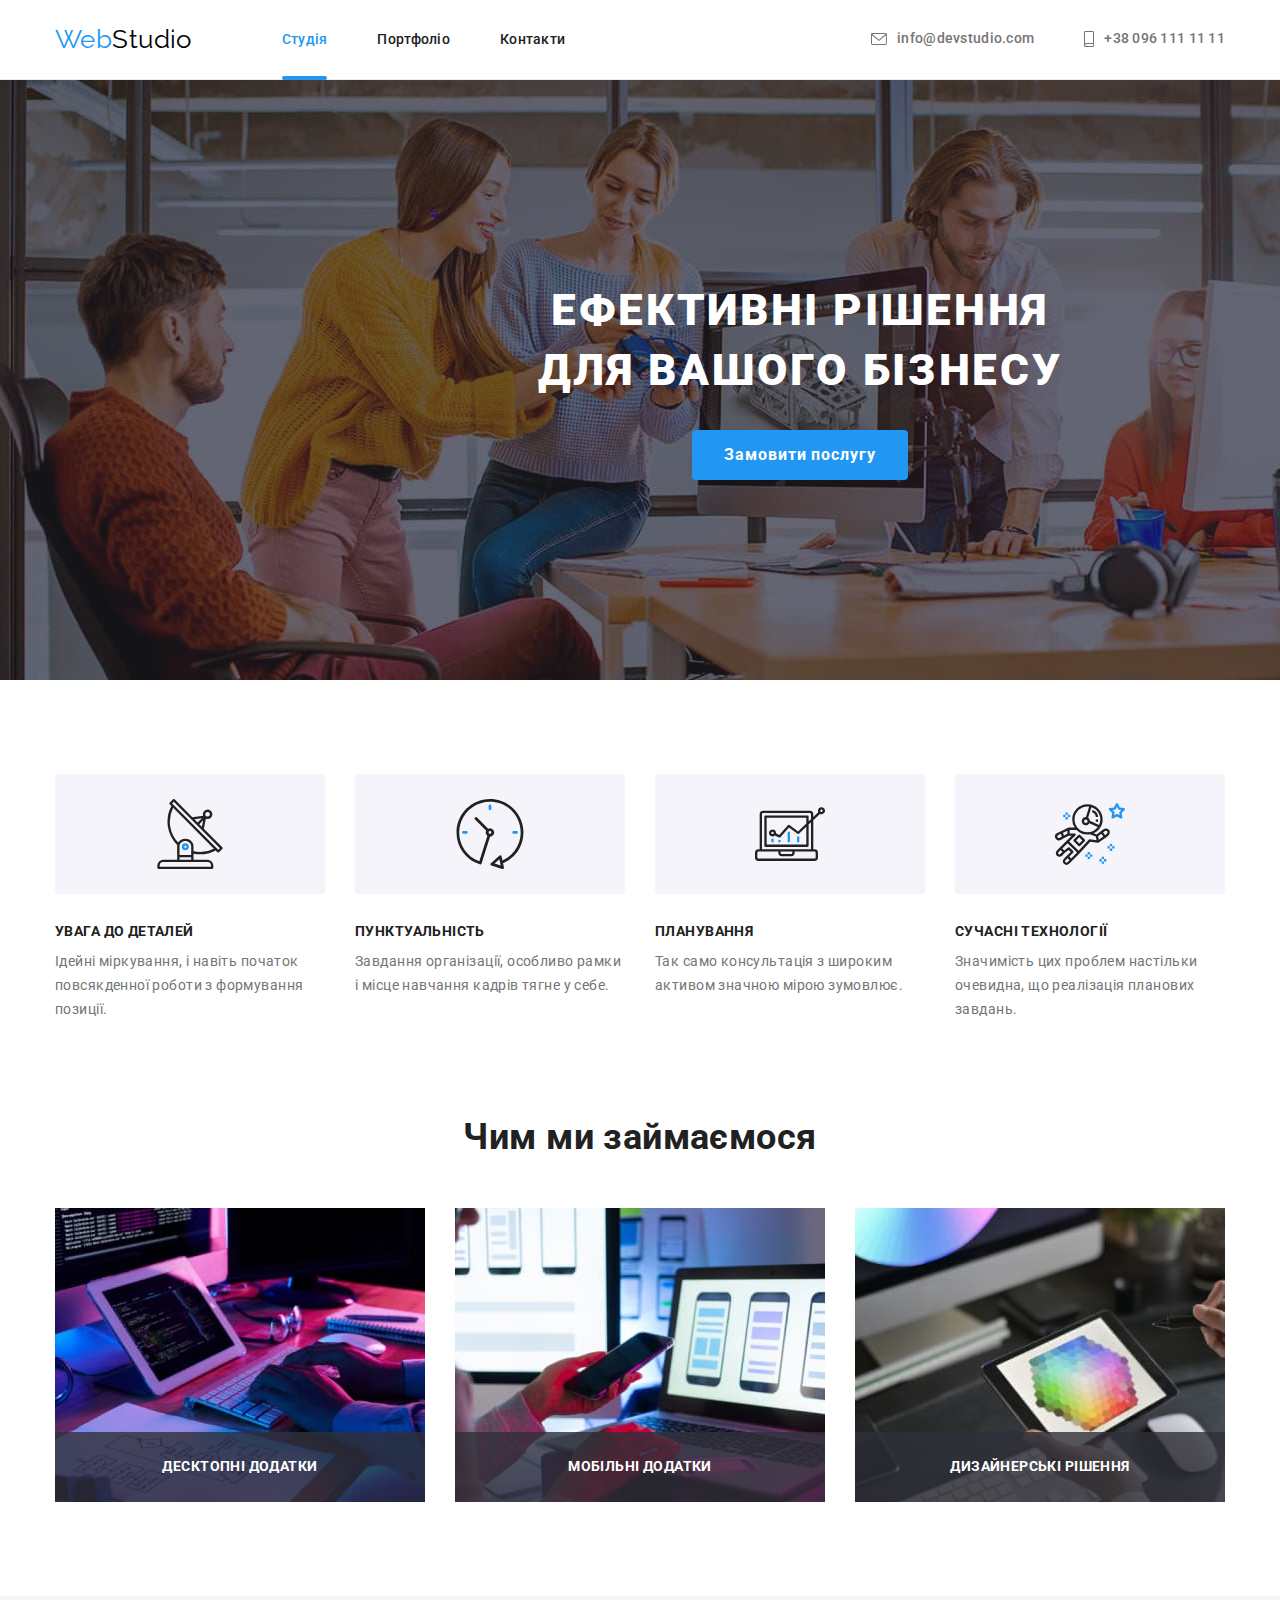
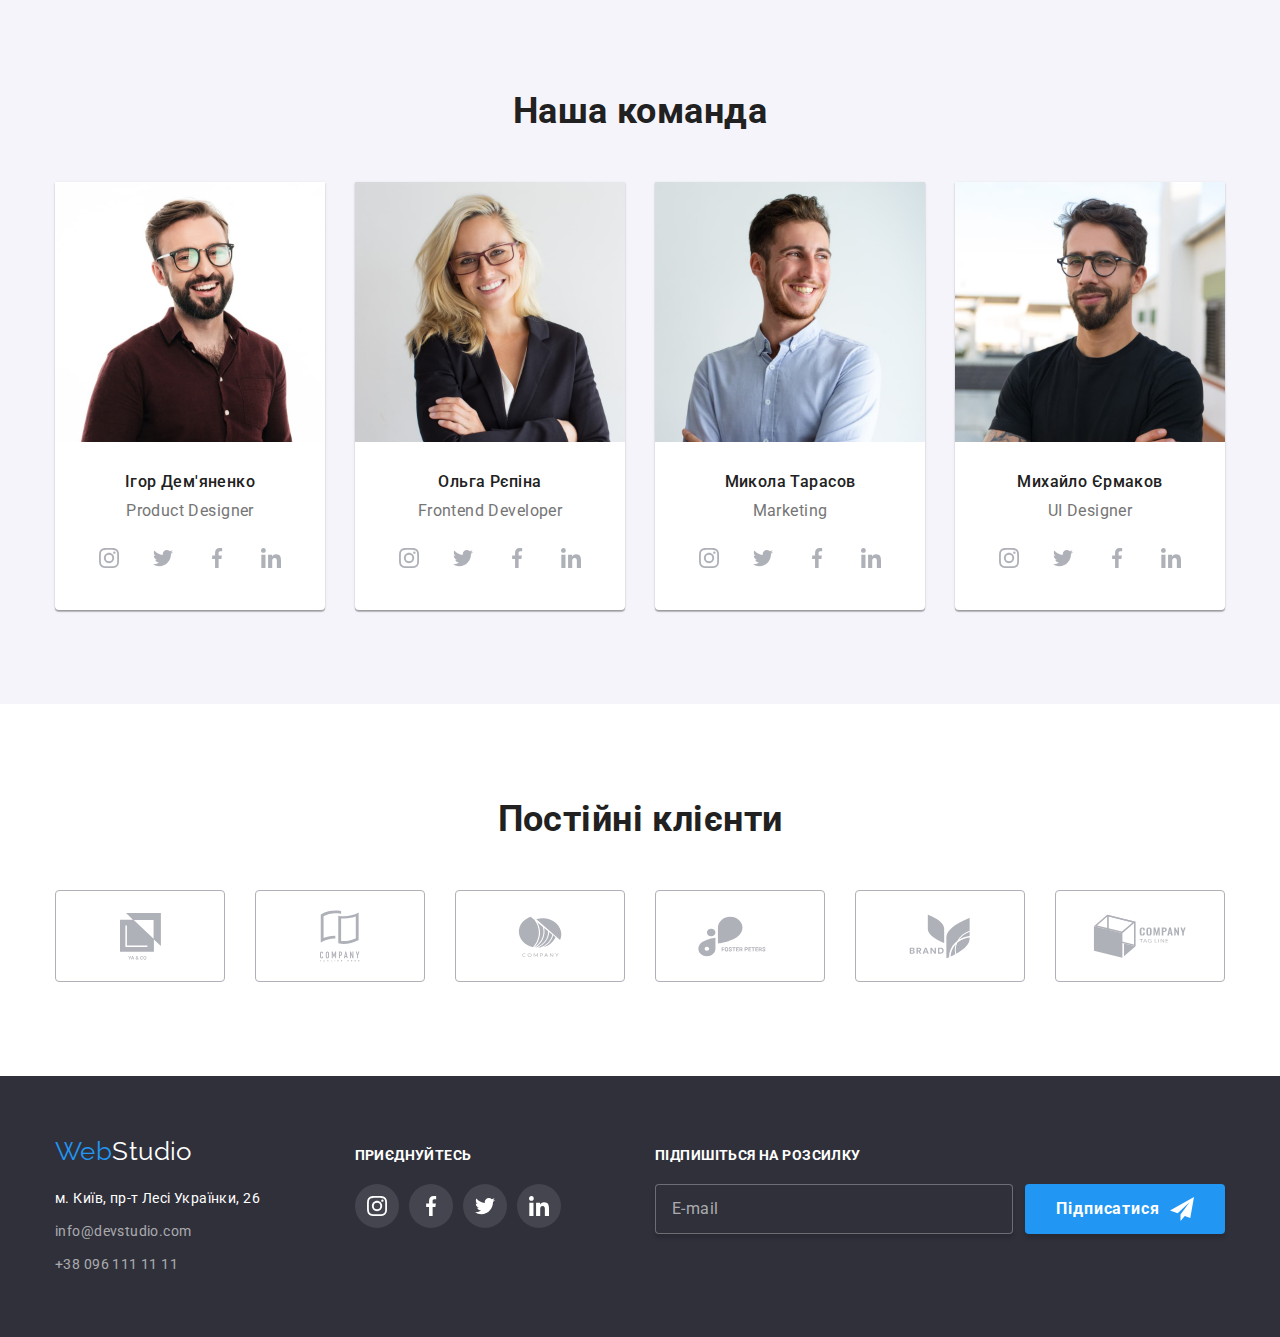
<file: index.html>
<!DOCTYPE html>

<html lang="uk">
  <head>
    <meta charset="UTF-8" />
    <meta http-equiv="X-UA-Compatible" content="IE=edge" />
    <meta name="viewport" content="width=device-width, initial-scale=1.0" />
    <title>WebStudio</title>
    <link rel="preconnect" href="https://fonts.googleapis.com" />
    <link rel="preconnect" href="https://fonts.gstatic.com" crossorigin />
    <link
      href="https://fonts.googleapis.com/css2?family=Raleway:wght@700&family=Roboto:wght@400;500;700;900&display=swap"
      rel="stylesheet"
    />
    <link
      rel="stylesheet"
      href="https://cdnjs.cloudflare.com/ajax/libs/modern-normalize/1.1.0/modern-normalize.min.css"
    />
    <link rel="stylesheet" href="./css/main.min.css" />
  </head>
  <body>
    <!-- header -->
    <header class="page-header">
      <div class="container page-header-flex">
        <nav class="menu-nav list">
          <a class="logo page-header__logo link" href="./index.html" lang="en"
            >Web<span class="logo__part-two_theme_black">Studio</span>
          </a>
          <ul class="site-nav list">
            <li class="site-nav__item">
              <a class="site-nav__link link site-nav__link_current" href="./index.html">Студія</a>
            </li>
            <li class="site-nav__item">
              <a class="site-nav__link link" href="./portfolio.html">Портфоліо</a>
            </li>
            <li class="site-nav__item">
              <a class="site-nav__link link" href="#contacts">Контакти</a>
            </li>
          </ul>
        </nav>
        <ul class="contacts-link list">
          <li class="contacts-link__item">
            <a class="contacts-link__link link" href="mailto:info@devstudio.com">
              <svg class="contacts-link__icon" width="16" height="12">
                <use href="./images/icons.svg#envelope"></use>
              </svg>
              info@devstudio.com
            </a>
          </li>
          <li class="contacts-link__item">
            <a class="contacts-link__link link" href="tel:+380961111111">
              <svg class="contacts-link__icon" width="10" height="16">
                <use href="./images/icons.svg#smartphone"></use>
              </svg>
              +38 096 111 11 11
            </a>
          </li>
        </ul>
      </div>
    </header>

    <!-- Main Content -->
    <main>
      <!-- Hero -->
      <section class="section hero">
        <div class="container">
          <h1 class="hero__title">Ефективні рішення для вашого бізнесу</h1>
          <button class="hero__button" type="button" data-modal-open>Замовити послугу</button>
        </div>
      </section>
      <!-- Our advantages -->
      <section class="section">
        <h2 class="visually-hidden">Наші переваги</h2>
        <div class="container">
          <ul class="advantage-list list">
            <li class="advantage-list__item">
              <div class="advantage-list__icon">
                <svg width="70" height="70">
                  <use href="./images/icons.svg#antenna"></use>
                </svg>
              </div>
              <h3 class="advantage-list__titel">УВАГА ДО ДЕТАЛЕЙ</h3>
              <p class="advantage-list__text">
                Ідейні міркування, і навіть початок повсякденної роботи з формування позиції.
              </p>
            </li>
            <li class="advantage-list__item">
              <div class="advantage-list__icon">
                <svg width="70" height="70">
                  <use href="./images/icons.svg#clock"></use>
                </svg>
              </div>
              <h3 class="advantage-list__titel">ПУНКТУАЛЬНІСТЬ</h3>
              <p class="advantage-list__text">
                Завдання організації, особливо рамки і місце навчання кадрів тягне у себе.
              </p>
            </li>
            <li class="advantage-list__item">
              <div class="advantage-list__icon">
                <svg width="70" height="70">
                  <use href="./images/icons.svg#diagram"></use>
                </svg>
              </div>
              <h3 class="advantage-list__titel">ПЛАНУВАННЯ</h3>
              <p class="advantage-list__text">
                Так само консультація з широким активом значною мірою зумовлює.
              </p>
            </li>
            <li class="advantage-list__item">
              <div class="advantage-list__icon">
                <svg width="70" height="70">
                  <use href="./images/icons.svg#astronaut"></use>
                </svg>
              </div>
              <h3 class="advantage-list__titel">СУЧАСНІ ТЕХНОЛОГІЇ</h3>
              <p class="advantage-list__text">
                Значимість цих проблем настільки очевидна, що реалізація планових завдань.
              </p>
            </li>
          </ul>
        </div>
      </section>
      <!-- What are we doing -->
      <section class="section our-works">
        <div class="container">
          <h2 class="section-title">Чим ми займаємося</h2>
          <ul class="our-works-list list">
            <li class="our-works-list__item">
              <img
                src="./images/what_do_we_do/site_for_pc.jpg"
                alt="Створюємо веб сайти"
                width="370"
                height="294"
              />
              <p class="our-works-list__text">Десктопні додатки</p>
            </li>
            <li class="our-works-list__item">
              <img
                src="./images/what_do_we_do/mobile_app.jpg"
                alt="Створюємо додатки для смартфонів"
                width="370"
                height="294"
              />
              <p class="our-works-list__text">Мобільні додатки</p>
            </li>
            <li class="our-works-list__item">
              <img
                src="./images/what_do_we_do/tablet_app.jpg"
                alt="Створюємо додатки для планшетів"
                width="370"
                height="294"
              />
              <p class="our-works-list__text">Дизайнерські рішення</p>
            </li>
          </ul>
        </div>
      </section>
      <!-- Our Team -->
      <section class="section our-team">
        <div class="container">
          <h2 class="section-title">Наша команда</h2>
          <ul class="our-team-list list">
            <li class="our-team-list__item">
              <img
                src="./images/our_team/igor_dem.jpg"
                alt="фото Игоря Демьяненко"
                width="270"
                height="260"
              />
              <div class="our-team-list__card">
                <h3 class="our-team-list__titel">Ігор Дем'яненко</h3>
                <p class="our-team-list__text" lang="en">Product Designer</p>
                <ul class="social-list list">
                  <li class="social-list__item">
                    <a href="" class="social-list__link">
                      <svg class="social-list__icon" width="20" height="20">
                        <use href="./images/icons.svg#instagram"></use>
                      </svg>
                    </a>
                  </li>
                  <li class="social-list__item">
                    <a href="" class="social-list__link">
                      <svg class="social-list__icon" width="20" height="20">
                        <use href="./images/icons.svg#twitter"></use>
                      </svg>
                    </a>
                  </li>
                  <li class="social-list__item">
                    <a href="" class="social-list__link">
                      <svg class="social-list__icon" width="20" height="20">
                        <use href="./images/icons.svg#facebook"></use>
                      </svg>
                    </a>
                  </li>
                  <li class="social-list__item">
                    <a href="" class="social-list__link">
                      <svg class="social-list__icon" width="20" height="20">
                        <use href="./images/icons.svg#linkedin"></use>
                      </svg>
                    </a>
                  </li>
                </ul>
              </div>
            </li>
            <li class="our-team-list__item">
              <img
                src="./images/our_team/olga_rep.jpg"
                alt="фото Ольги Репиной"
                width="270"
                height="260"
              />
              <div class="our-team-list__card">
                <h3 class="our-team-list__titel">Ольга Рєпіна</h3>
                <p class="our-team-list__text" lang="en">Frontend Developer</p>
                <ul class="social-list list">
                  <li class="social-list__item">
                    <a href="" class="social-list__link">
                      <svg class="social-list__icon" width="20" height="20">
                        <use href="./images/icons.svg#instagram"></use>
                      </svg>
                    </a>
                  </li>
                  <li class="social-list__item">
                    <a href="" class="social-list__link">
                      <svg class="social-list__icon" width="20" height="20">
                        <use href="./images/icons.svg#twitter"></use>
                      </svg>
                    </a>
                  </li>
                  <li class="social-list__item">
                    <a href="" class="social-list__link">
                      <svg class="social-list__icon" width="20" height="20">
                        <use href="./images/icons.svg#facebook"></use>
                      </svg>
                    </a>
                  </li>
                  <li class="social-list__item">
                    <a href="" class="social-list__link">
                      <svg class="social-list__icon" width="20" height="20">
                        <use href="./images/icons.svg#linkedin"></use>
                      </svg>
                    </a>
                  </li>
                </ul>
              </div>
            </li>
            <li class="our-team-list__item">
              <img
                src="./images/our_team/nikolay_tar.jpg"
                alt="фото Николая Тарасова"
                width="270"
                height="260"
              />
              <div class="our-team-list__card">
                <h3 class="our-team-list__titel">Микола Тарасов</h3>
                <p class="our-team-list__text" lang="en">Marketing</p>
                <ul class="social-list list">
                  <li class="social-list__item">
                    <a href="" class="social-list__link">
                      <svg class="social-list__icon" width="20" height="20">
                        <use href="./images/icons.svg#instagram"></use>
                      </svg>
                    </a>
                  </li>
                  <li class="social-list__item">
                    <a href="" class="social-list__link">
                      <svg class="social-list__icon" width="20" height="20">
                        <use href="./images/icons.svg#twitter"></use>
                      </svg>
                    </a>
                  </li>
                  <li class="social-list__item">
                    <a href="" class="social-list__link">
                      <svg class="social-list__icon" width="20" height="20">
                        <use href="./images/icons.svg#facebook"></use>
                      </svg>
                    </a>
                  </li>
                  <li class="social-list__item">
                    <a href="" class="social-list__link">
                      <svg class="social-list__icon" width="20" height="20">
                        <use href="./images/icons.svg#linkedin"></use>
                      </svg>
                    </a>
                  </li>
                </ul>
              </div>
            </li>
            <li class="our-team-list__item">
              <img
                src="./images/our_team/michail_erm.jpg"
                alt="фото Михаила Ермакова"
                width="270"
                height="260"
              />
              <div class="our-team-list__card">
                <h3 class="our-team-list__titel">Михайло Єрмаков</h3>
                <p class="our-team-list__text" lang="en">UI Designer</p>
                <ul class="social-list list">
                  <li class="social-list__item">
                    <a href="" class="social-list__link">
                      <svg class="social-list__icon" width="20" height="20">
                        <use href="./images/icons.svg#instagram"></use>
                      </svg>
                    </a>
                  </li>
                  <li class="social-list__item">
                    <a href="" class="social-list__link">
                      <svg class="social-list__icon" width="20" height="20">
                        <use href="./images/icons.svg#twitter"></use>
                      </svg>
                    </a>
                  </li>
                  <li class="social-list__item">
                    <a href="" class="social-list__link">
                      <svg class="social-list__icon" width="20" height="20">
                        <use href="./images/icons.svg#facebook"></use>
                      </svg>
                    </a>
                  </li>
                  <li class="social-list__item">
                    <a href="" class="social-list__link">
                      <svg class="social-list__icon" width="20" height="20">
                        <use href="./images/icons.svg#linkedin"></use>
                      </svg>
                    </a>
                  </li>
                </ul>
              </div>
            </li>
          </ul>
        </div>
      </section>

      <!-- Our Clients -->
      <section class="section">
        <div class="container">
          <h2 class="section-title">Постійні клієнти</h2>
          <ul class="client-list list">
            <li class="client-list__item">
              <a href="" class="client-list__link">
                <svg class="client-list__icon" width="41" height="47">
                  <use href="./images/icons.svg#client_1"></use>
                </svg>
              </a>
            </li>
            <li class="client-list__item">
              <a href="" class="client-list__link">
                <svg class="client-list__icon" width="40" height="52">
                  <use href="./images/icons.svg#client_2"></use>
                </svg>
              </a>
            </li>
            <li class="client-list__item">
              <a href="" class="client-list__link">
                <svg class="client-list__icon" width="44" height="41">
                  <use href="./images/icons.svg#client_3"></use>
                </svg>
              </a>
            </li>
            <li class="client-list__item">
              <a href="" class="client-list__link">
                <svg class="client-list__icon" width="84" height="41">
                  <use href="./images/icons.svg#client_4"></use>
                </svg>
              </a>
            </li>
            <li class="client-list__item">
              <a href="" class="client-list__link">
                <svg class="client-list__icon" width="64" height="45">
                  <use href="./images/icons.svg#client_5"></use>
                </svg>
              </a>
            </li>
            <li class="client-list__item">
              <a href="" class="client-list__link">
                <svg class="client-list__icon" width="94" height="44">
                  <use href="./images/icons.svg#client_6"></use>
                </svg>
              </a>
            </li>
          </ul>
        </div>
      </section>
    </main>

    <!-- footer -->
    <footer class="footer">
      <div class="container footer-blocks">
        <div class="footer-contacts">
          <a class="logo footer_logo link" href="./index.html" lang="en"
            >Web<span class="logo__part-two_theme_white">Studio</span></a
          >
          <address>
            <ul id="contacts" class="contacts-list list">
              <li class="contacts-list__item">
                <a
                  class="contacts-list__link contacts-list__link_theme_white link"
                  href="https://goo.gl/maps/MQvpT9MEyfFAHL6VA"
                  target="_blank"
                  rel="noopener nofollow noreferrer"
                  >м. Київ, пр-т Лесі Українки, 26</a
                >
              </li>
              <li class="contacts-list__item">
                <a class="contacts-list__link link" href="mailto:info@devstudio.com"
                  >info@devstudio.com</a
                >
              </li>
              <li class="contacts-list__item">
                <a class="contacts-list__link link" href="tel:+380961111111">+38 096 111 11 11</a>
              </li>
            </ul>
          </address>
        </div>
        <div class="footer-social-links">
          <h3 class="footer-social-links-titel">приєднуйтесь</h3>
          <ul class="footer-social-list list">
            <li class="footer-social-list__item">
              <a href="" class="footer-social-list__link">
                <svg class="footer-social-list__icon" width="20" height="20">
                  <use href="./images/icons.svg#instagram"></use>
                </svg>
              </a>
            </li>
            <li class="footer-social-list__item">
              <a href="" class="footer-social-list__link">
                <svg class="footer-social-list__icon" width="20" height="20">
                  <use href="./images/icons.svg#facebook"></use>
                </svg>
              </a>
            </li>
            <li class="footer-social-list__item">
              <a href="" class="footer-social-list__link">
                <svg class="footer-social-list__icon" width="20" height="20">
                  <use href="./images/icons.svg#twitter"></use>
                </svg>
              </a>
            </li>
            <li class="footer-social-list__item">
              <a href="" class="footer-social-list__link">
                <svg class="footer-social-list__icon" width="20" height="20">
                  <use href="./images/icons.svg#linkedin"></use>
                </svg>
              </a>
            </li>
          </ul>
        </div>
        <div class="footer-form-wrapper">
          <p class="footer-form-titel">Підпишіться на розсилку</p>
          <form class="footer-form">
            <input type="email" name="user_email" class="footer-form__input" placeholder="E-mail" />
            <button type="submit" class="footer-form__btn-submit">
              Підписатися
              <svg class="footer-form__icon" width="24" height="24">
                <use href="./images/icons.svg#icon-send"></use>
              </svg>
            </button>
          </form>
        </div>
      </div>
    </footer>

    <!-- Modal Window -->
    <div class="backdrop is-hidden" data-modal>
      <div class="modal">
        <button type="button" class="modal__close-btn" data-modal-close>
          <svg class="modal__close-btn-icon" width="18" height="18">
            <use href="./images/icons.svg#close-modal"></use>
          </svg>
        </button>
        <p class="modal__form-text">Залиште свої дані, ми вам передзвонимо</p>
        <form class="modal-form">
          <label class="modal-form__field">
            <span class="modal-form__input-desc">Ім'я</span>
            <span class="modal-form__input-wrapper">
              <input
                type="text"
                name="user_name"
                class="modal-form__input"
                required
                pattern="[a-zA-Zа-яА-А]+"
                minlength="2"
              />
              <svg class="modal-form__icon" width="18" height="18">
                <use href="./images/icons.svg#person"></use>
              </svg>
            </span>
          </label>
          <label class="modal-form__field">
            <span class="modal-form__input-desc">Телефон</span>
            <span class="modal-form__input-wrapper">
              <input
                type="tel"
                name="user_phone"
                class="modal-form__input"
                required
                pattern="[0-9]{3}-[0-9]{7}"
                title="xxx-xxxxxxx"
              />
              <svg class="modal-form__icon" width="18" height="18">
                <use href="./images/icons.svg#phone"></use>
              </svg>
            </span>
          </label>
          <label class="modal-form__field">
            <span class="modal-form__input-desc">Пошта</span>
            <span class="modal-form__input-wrapper">
              <input type="email" name="user_email" class="modal-form__input" />
              <svg class="modal-form__icon" width="18" height="18">
                <use href="./images/icons.svg#email"></use>
              </svg>
            </span>
          </label>
          <label class="modal-form__field-desc">
            <span class="modal-form__input-desc">Коментар</span>
            <textarea
              name="user_messag"
              class="modal-form__message"
              placeholder="Введіть текст"
            ></textarea>
          </label>
          <input
            id="user-policy"
            type="checkbox"
            name="user_policy"
            class="modal-form__check visually-hidden"
          />
          <label for="user-policy" class="modal-form__check-desc"
            >Погоджуюся з розсилкою та приймаю&nbsp;<a href="" class="modal-form_check-link"
              >Умови договору</a
            >
          </label>
          <button type="submit" class="modal-form__btn-submit">Відправити</button>
        </form>
      </div>
    </div>

    <script src="./js/modal.js"></script>
  </body>
</html>
</file>
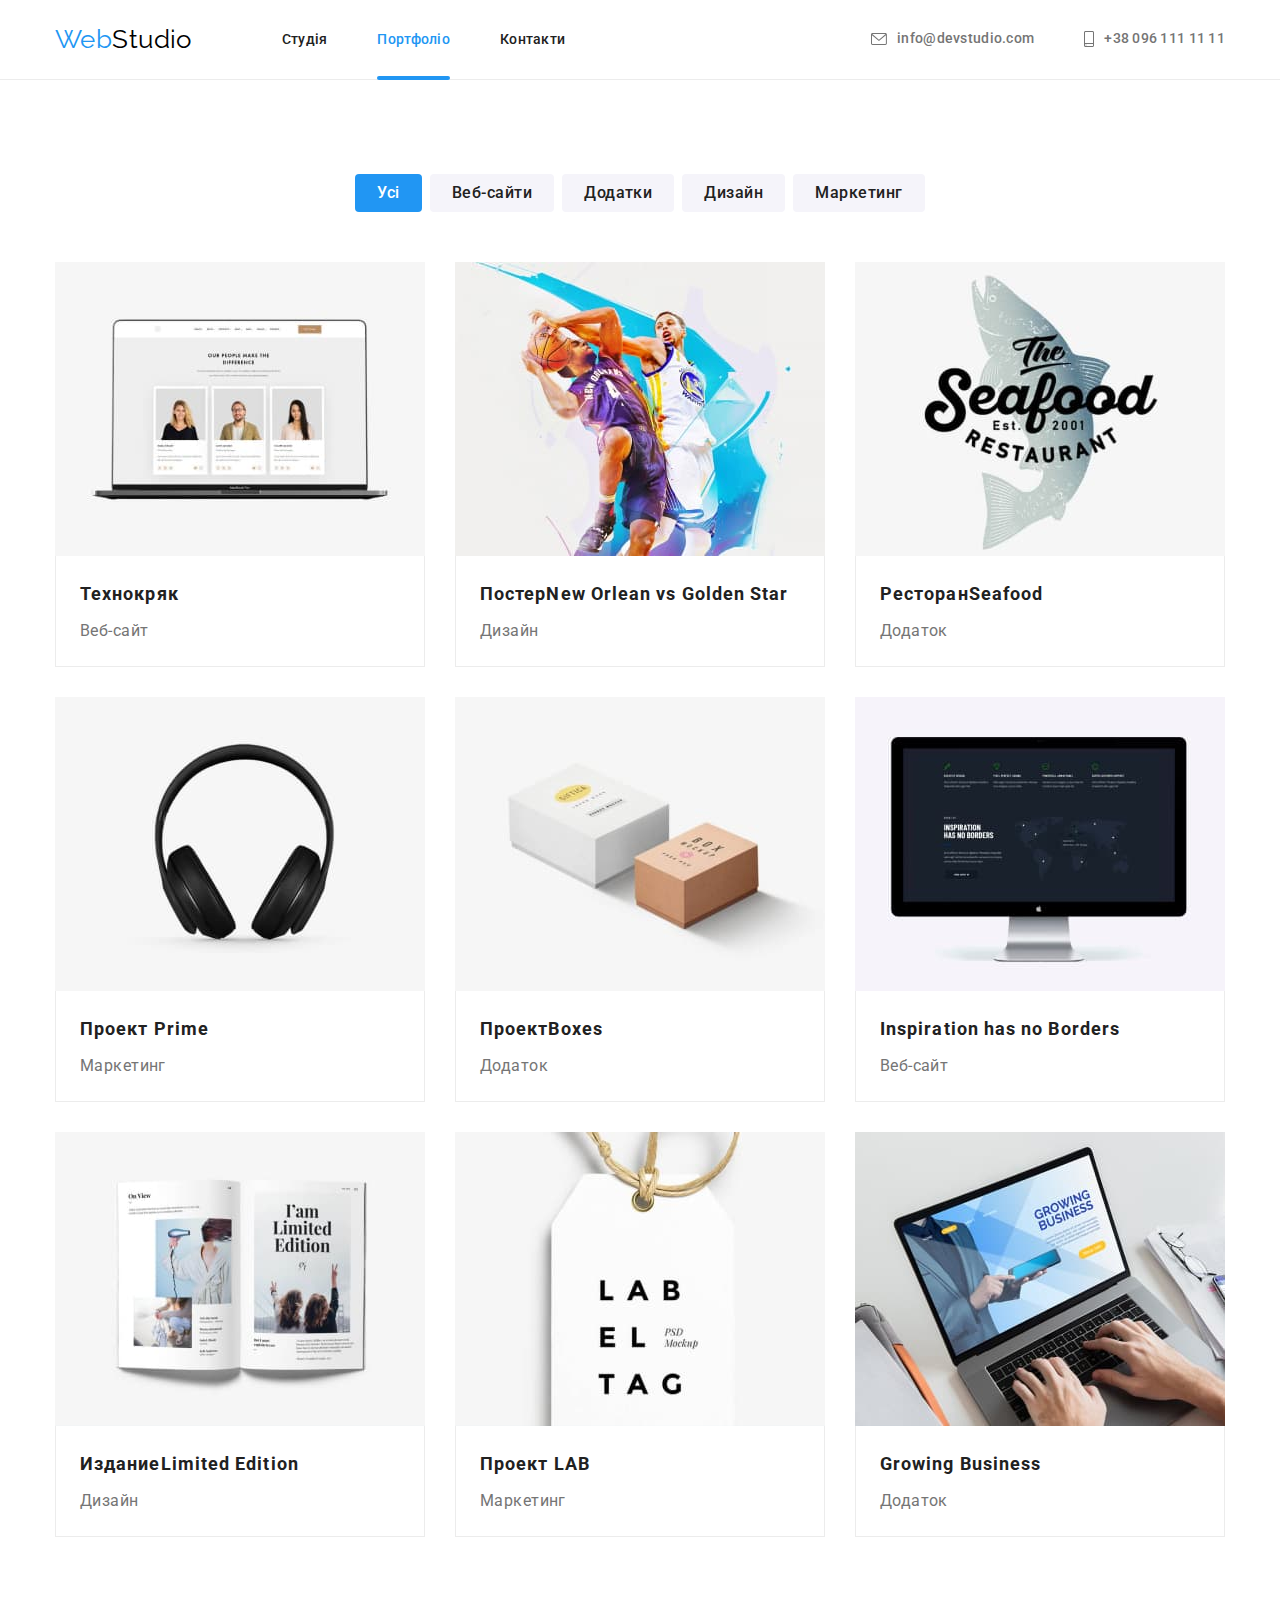
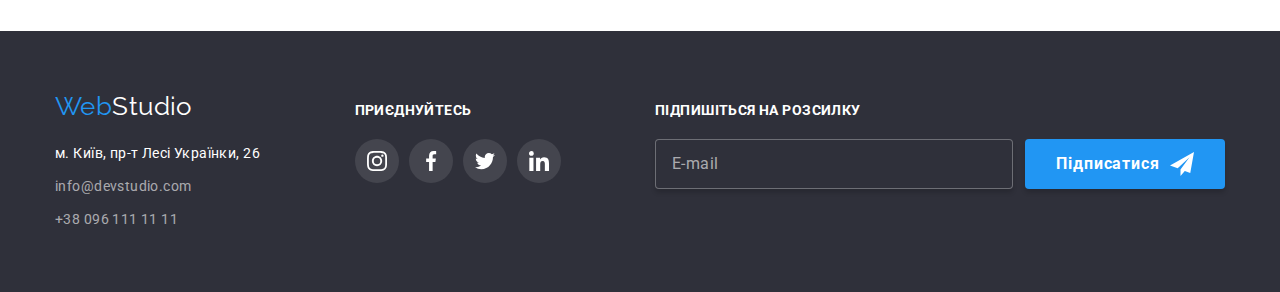
<file: portfolio.html>
<!DOCTYPE html>

<html lang="uk">
  <head>
    <meta charset="UTF-8" />
    <meta http-equiv="X-UA-Compatible" content="IE=edge" />
    <meta name="viewport" content="width=device-width, initial-scale=1.0" />
    <title>WebStudio</title>
    <link rel="preconnect" href="https://fonts.googleapis.com" />
    <link rel="preconnect" href="https://fonts.gstatic.com" crossorigin />
    <link
      href="https://fonts.googleapis.com/css2?family=Raleway:wght@700&family=Roboto:wght@400;500;700;900&display=swap"
      rel="stylesheet"
    />
    <link
      rel="stylesheet"
      href="https://cdnjs.cloudflare.com/ajax/libs/modern-normalize/1.1.0/modern-normalize.min.css"
    />
    <link rel="stylesheet" href="./css/main.min.css" />
  </head>
  <body>
    <!-- header -->
    <header class="page-header">
      <div class="container page-header-flex">
        <nav class="menu-nav list">
          <a class="logo page-header__logo link" href="./index.html" lang="en"
            >Web<span class="logo__part-two_theme_black">Studio</span>
          </a>
          <ul class="site-nav list">
            <li class="site-nav__item">
              <a class="site-nav__link link" href="./index.html">Студія</a>
            </li>
            <li class="site-nav__item">
              <a class="site-nav__link link site-nav__link_current" href="./portfolio.html"
                >Портфоліо</a
              >
            </li>
            <li class="site-nav__item">
              <a class="site-nav__link link" href="#contacts">Контакти</a>
            </li>
          </ul>
        </nav>
        <ul class="contacts-link list">
          <li class="contacts-link__item">
            <a class="contacts-link__link link" href="mailto:info@devstudio.com">
              <svg class="contacts-link__icon" width="16" height="12">
                <use href="./images/icons.svg#envelope"></use>
              </svg>
              info@devstudio.com
            </a>
          </li>
          <li class="contacts-link__item">
            <a class="contacts-link__link link" href="tel:+380961111111">
              <svg class="contacts-link__icon" width="10" height="16">
                <use href="./images/icons.svg#smartphone"></use>
              </svg>
              +38 096 111 11 11
            </a>
          </li>
        </ul>
      </div>
    </header>

    <!-- Main Content -->
    <main>
      <!-- Portfolio -->
      <section class="section">
        <h1 class="visually-hidden">Наше портфолио</h1>
        <div class="container">
          <ul class="portfolio-button-list list">
            <li class="portfolio-button-list__item">
              <button
                class="portfolio-button-list__button portfolio-button-list__button_current"
                type="button"
              >
                Усі
              </button>
            </li>
            <li class="portfolio-button-list__item">
              <button class="portfolio-button-list__button" type="button">Веб-сайти</button>
            </li>
            <li class="portfolio-button-list__item">
              <button class="portfolio-button-list__button" type="button">Додатки</button>
            </li>
            <li class="portfolio-button-list__item">
              <button class="portfolio-button-list__button" type="button">Дизайн</button>
            </li>
            <li class="portfolio-button-list__item">
              <button class="portfolio-button-list__button" type="button">Маркетинг</button>
            </li>
          </ul>

          <ul class="portfolio-list list">
            <li class="portfolio-list__item">
              <a href="" class="product link">
                <div class="product__foto">
                  <img
                    src="./images/portfolio/technokryak.jpg"
                    alt="фото веб-сайта"
                    width="370"
                    height="294"
                  />
                  <p class="product__overlay">
                    Ресурс пропонує комплексні пропозиції з різним рівнем функціоналу та сервісів.
                    Все це дозволить відвідувачу отримати вичерпні відомості про компанію чи
                    приватну особу.
                  </p>
                </div>
                <div class="product__card">
                  <h2 class="product__titel">Технокряк</h2>
                  <p class="product__text">Веб-сайт</p>
                </div>
              </a>
            </li>
            <li class="portfolio-list__item">
              <a href="" class="product link">
                <div class="product__foto">
                  <img
                    src="./images/portfolio/new_orlean.jpg"
                    alt="фото баскетболистов"
                    width="370"
                    height="294"
                  />
                  <p class="product__overlay">
                    Ресурс пропонує комплексні пропозиції з різним рівнем функціоналу та сервісів.
                    Все це дозволить відвідувачу отримати вичерпні відомості про компанію чи
                    приватну особу.
                  </p>
                </div>
                <div class="product__card">
                  <h2 class="product__titel">
                    Постер<span lang="en">New Orlean vs Golden Star</span>
                  </h2>
                  <p class="product__text">Дизайн</p>
                </div>
              </a>
            </li>
            <li class="portfolio-list__item">
              <a href="" class="product link">
                <div class="product__foto">
                  <img
                    src="./images/portfolio/seafood.jpg"
                    alt="емблема рыбного ресторана"
                    width="370"
                    height="294"
                  />
                  <p class="product__overlay">
                    Ресурс пропонує комплексні пропозиції з різним рівнем функціоналу та сервісів.
                    Все це дозволить відвідувачу отримати вичерпні відомості про компанію чи
                    приватну особу.
                  </p>
                </div>
                <div class="product__card">
                  <h2 class="product__titel">Ресторан<span lang="en">Seafood</span></h2>
                  <p class="product__text">Додаток</p>
                </div>
              </a>
            </li>
            <li class="portfolio-list__item">
              <a href="" class="product link">
                <div class="product__foto">
                  <img
                    src="./images/portfolio/prime.jpg"
                    alt="фото наушников"
                    width="370"
                    height="294"
                  />
                  <p class="product__overlay">
                    Ресурс пропонує комплексні пропозиції з різним рівнем функціоналу та сервісів.
                    Все це дозволить відвідувачу отримати вичерпні відомості про компанію чи
                    приватну особу.
                  </p>
                </div>
                <div class="product__card">
                  <h2 class="product__titel">Проект Prime</h2>
                  <p class="product__text">Маркетинг</p>
                </div>
              </a>
            </li>
            <li class="portfolio-list__item">
              <a href="" class="product link">
                <div class="product__foto">
                  <img
                    src="./images/portfolio/boxes.jpg"
                    alt="фото коробок"
                    width="370"
                    height="294"
                  />
                  <p class="product__overlay">
                    Ресурс пропонує комплексні пропозиції з різним рівнем функціоналу та сервісів.
                    Все це дозволить відвідувачу отримати вичерпні відомості про компанію чи
                    приватну особу.
                  </p>
                </div>
                <div class="product__card">
                  <h2 class="product__titel">Проект<span lang="en">Boxes</span></h2>
                  <p class="product__text">Додаток</p>
                </div>
              </a>
            </li>
            <li class="portfolio-list__item">
              <a href="" class="product link">
                <div class="product__foto">
                  <img
                    src="./images/portfolio/has_no_borders.jpg"
                    alt="фото монитора"
                    width="370"
                    height="294"
                  />
                  <p class="product__overlay">
                    Ресурс пропонує комплексні пропозиції з різним рівнем функціоналу та сервісів.
                    Все це дозволить відвідувачу отримати вичерпні відомості про компанію чи
                    приватну особу.
                  </p>
                </div>
                <div class="product__card">
                  <h2 class="product__titel"><span lang="en">Inspiration has no Borders</span></h2>
                  <p class="product__text">Веб-сайт</p>
                </div>
              </a>
            </li>
            <li class="portfolio-list__item">
              <a href="" class="product link">
                <div class="product__foto">
                  <img
                    src="./images/portfolio/lim_edition.jpg"
                    alt="фото книги"
                    width="370"
                    height="294"
                  />
                  <p class="product__overlay">
                    Ресурс пропонує комплексні пропозиції з різним рівнем функціоналу та сервісів.
                    Все це дозволить відвідувачу отримати вичерпні відомості про компанію чи
                    приватну особу.
                  </p>
                </div>
                <div class="product__card">
                  <h2 class="product__titel">Издание<span>Limited Edition</span></h2>
                  <p class="product__text">Дизайн</p>
                </div>
              </a>
            </li>
            <li class="portfolio-list__item">
              <a href="" class="product link">
                <div class="product__foto">
                  <img
                    src="./images/portfolio/lab.jpg"
                    alt="емблема проекта"
                    width="370"
                    height="294"
                  />
                  <p class="product__overlay">
                    Ресурс пропонує комплексні пропозиції з різним рівнем функціоналу та сервісів.
                    Все це дозволить відвідувачу отримати вичерпні відомості про компанію чи
                    приватну особу.
                  </p>
                </div>
                <div class="product__card">
                  <h2 class="product__titel">Проект <span lang="en">LAB</span></h2>
                  <p class="product__text">Маркетинг</p>
                </div>
              </a>
            </li>
            <li class="portfolio-list__item">
              <a href="" class="product link">
                <div class="product__foto">
                  <img
                    src="./images/portfolio/growing_buisness.jpg"
                    alt="фото ноутбука"
                    width="370"
                    height="294"
                  />
                  <p class="product__overlay">
                    Ресурс пропонує комплексні пропозиції з різним рівнем функціоналу та сервісів.
                    Все це дозволить відвідувачу отримати вичерпні відомості про компанію чи
                    приватну особу.
                  </p>
                </div>
                <div class="product__card">
                  <h2 class="product__titel"><span lang="en">Growing Business</span></h2>
                  <p class="product__text">Додаток</p>
                </div>
              </a>
            </li>
          </ul>
        </div>
      </section>
    </main>

    <!-- footer -->
    <footer class="footer">
      <div class="container footer-blocks">
        <div class="footer-contacts">
          <a class="logo footer_logo link" href="./index.html" lang="en"
            >Web<span class="logo__part-two_theme_white">Studio</span></a
          >
          <address>
            <ul id="contacts" class="contacts-list list">
              <li class="contacts-list__item">
                <a
                  class="contacts-list__link contacts-list__link_theme_white link"
                  href="https://goo.gl/maps/MQvpT9MEyfFAHL6VA"
                  target="_blank"
                  rel="noopener nofollow noreferrer"
                  >м. Київ, пр-т Лесі Українки, 26</a
                >
              </li>
              <li class="contacts-list__item">
                <a class="contacts-list__link link" href="mailto:info@devstudio.com"
                  >info@devstudio.com</a
                >
              </li>
              <li class="contacts-list__item">
                <a class="contacts-list__link link" href="tel:+380961111111">+38 096 111 11 11</a>
              </li>
            </ul>
          </address>
        </div>
        <div class="footer-social-links">
          <h3 class="footer-social-links-titel">приєднуйтесь</h3>
          <ul class="footer-social-list list">
            <li class="footer-social-list__item">
              <a href="" class="footer-social-list__link">
                <svg class="footer-social-list__icon" width="20" height="20">
                  <use href="./images/icons.svg#instagram"></use>
                </svg>
              </a>
            </li>
            <li class="footer-social-list__item">
              <a href="" class="footer-social-list__link">
                <svg class="footer-social-list__icon" width="20" height="20">
                  <use href="./images/icons.svg#facebook"></use>
                </svg>
              </a>
            </li>
            <li class="footer-social-list__item">
              <a href="" class="footer-social-list__link">
                <svg class="footer-social-list__icon" width="20" height="20">
                  <use href="./images/icons.svg#twitter"></use>
                </svg>
              </a>
            </li>
            <li class="footer-social-list__item">
              <a href="" class="footer-social-list__link">
                <svg class="footer-social-list__icon" width="20" height="20">
                  <use href="./images/icons.svg#linkedin"></use>
                </svg>
              </a>
            </li>
          </ul>
        </div>
        <div class="footer-form-wrapper">
          <p class="footer-form-titel">Підпишіться на розсилку</p>
          <form class="footer-form">
            <input type="email" name="user_email" class="footer-form__input" placeholder="E-mail" />
            <button type="submit" class="footer-form__btn-submit">
              Підписатися
              <svg class="footer-form__icon" width="24" height="24">
                <use href="./images/icons.svg#icon-send"></use>
              </svg>
            </button>
          </form>
        </div>
      </div>
    </footer>
  </body>
</html>
</file>
<file: css/main.min.css>
:root{--primary-text-color-them-dark: #212121;--primary-text-color-them-gray: #757575;--secondary-text-color: #ffffff;--accent-color: #2196f3;--background-color-them-white: #ffffff;--background-color-them-dark: #2f303a;--background-color-them-grey: #f5f4fa;--background-color-hero: #c4c4c4;--transition-dur-and-funk: 250ms cubic-bezier(0.4, 0, 0.2, 1)}.visually-hidden{position:absolute;width:1px;height:1px;margin:-1px;padding:0;overflow:hidden;border:0;clip:rect(0 0 0 0)}.footer-form__btn-submit,.footer-social-list__link,.client-list__link,.social-list__link,.advantage-list__icon,.modal-form__check-desc,.modal__close-btn{display:flex;align-items:center;justify-content:center}.list{padding:0;margin:0;list-style:none}.link{text-decoration:none}img{display:block;max-width:100%;height:auto}button{cursor:pointer}p,h1,h2,h3,h4,h5{margin:0}body{font-family:"Roboto",sans-serif;font-size:14px;letter-spacing:.03em;color:var(--primary-text-color-them-dark);background-color:var(--background-color-them-white)}.section{padding-top:94px;padding-bottom:94px}.container{width:1200px;margin-left:auto;margin-right:auto;padding-left:15px;padding-right:15px}.section-title{margin-bottom:50px;font-size:36px;line-height:1.17;text-align:center}.backdrop{position:fixed;top:0;left:0;z-index:100;width:100%;height:100%;background-color:rgba(0,0,0,.2);transition:opacity var(--transition-dur-and-funk),visibility var(--transition-dur-and-funk)}.backdrop.is-hidden{opacity:0;visibility:hidden;pointer-events:none}.modal{position:absolute;padding:40px;top:50%;left:50%;transform:translate(-50%, -50%);width:528px;background-color:var(--background-color-them-white);box-shadow:0px 1px 3px rgba(0,0,0,.12),0px 1px 1px rgba(0,0,0,.14),0px 2px 1px rgba(0,0,0,.2);border-radius:4px}.modal__close-btn{position:absolute;top:10px;right:10px;width:30px;height:30px;border-radius:50%;background-color:rgba(0,0,0,0);border:1px solid rgba(0,0,0,.1);padding:0;transition:border-color var(--transition-dur-and-funk)}.modal__close-btn:hover,.modal__close-btn:focus{border-color:var(--accent-color)}.modal__close-btn-icon{transition:fill var(--transition-dur-and-funk)}.modal__close-btn:hover .modal__close-btn-icon,.modal__close-btn:focus .modal__close-btn-icon{fill:var(--accent-color)}.modal__form-text{margin-bottom:12px;font-size:20px;font-weight:700;line-height:1.15;text-align:center}.modal-form{display:flex;flex-direction:column}.modal-form__input{width:100%;height:40px;border:1px solid rgba(33,33,33,.2);border-radius:4px;padding-left:42px;transition:border-color var(--transition-dur-and-funk)}.modal-form__input:focus{outline:none;border-color:var(--accent-color)}.modal-form__field{margin-bottom:10px}.modal-form__field-desc{margin-bottom:20px}.modal-form__message{display:block;width:100%;height:120px;padding:12px 16px;border:1px solid rgba(33,33,33,.2);border-radius:4px;resize:none;transition:border-color var(--transition-dur-and-funk)}.modal-form__message:focus{outline:none;border-color:var(--accent-color)}.modal-form__message::placeholder{font-size:12px;line-height:1.17;letter-spacing:.01em;color:rgba(117,117,117,.5)}.modal-form__input-desc{display:block;margin-bottom:4px;font-size:12px;font-weight:400;line-height:1.1666666667;letter-spacing:.01em;color:var(--primary-text-color-them-gray)}.modal-form__check-desc{font-size:14px;line-height:1.71;color:var(--primary-text-color-them-gray);margin-bottom:30px}.modal-form__check-desc::before{content:"";width:16px;height:15px;border:2px solid #212121;border-radius:2px;cursor:pointer;margin-right:7px}.modal-form__input-wrapper{position:relative;display:block}.modal-form__check-link{color:var(--accent-color)}.modal-form__icon{position:absolute;top:50%;left:12px;transform:translateY(-50%);transition:fill var(--transition-dur-and-funk)}.modal-form__input:focus+.modal-form__icon{fill:var(--accent-color)}.modal-form__check:checked+.modal-form__check-desc::before{border:2px solid var(--accent-color);background-color:var(--accent-color);background-image:url(../images/check_icon.svg);background-size:contain;background-repeat:no-repeat;background-position:center}.modal-form__check:focus+.modal-form__check-desc::before{outline:1px solid var(--accent-color)}.modal-form__btn-submit{display:inline-block;border-radius:4px;padding:10px 52px;border:0;background-color:var(--accent-color);font-size:16px;font-weight:700;line-height:1.875;letter-spacing:.06em;color:var(--secondary-text-color);align-self:center;box-shadow:0px 4px 4px rgba(0,0,0,.15);transition:box-shadow var(--transition-dur-and-funk)}.modal-form__btn-submit:hover,.modal-form__btn-submit:focus{box-shadow:0px 4px 4px rgba(0,0,0,.25)}.modal-form_check-link{color:var(--accent-color)}.page-header-flex,.menu-nav,.site-nav,.contacts-link{display:flex;align-items:center;justify-content:space-between}.site-nav__item:not(:last-child){margin-right:50px}.page-header{padding-top:24px;padding-bottom:24px;border-bottom:1px solid #ececec}.logo{display:inline-block;font-family:"Raleway",sans-serif;font-size:26px;line-height:1.19;color:#2196f3}.page-header__logo{margin-right:90px}.logo__part-two_theme_black{color:#000}.site-nav__link{padding-top:33px;padding-bottom:33px;font-weight:500;line-height:1.14;letter-spacing:.02em;color:var(--primary-text-color-them-dark);position:relative;transition:color var(--transition-dur-and-funk)}.site-nav__link:hover,.site-nav__link:focus{color:var(--accent-color)}.contacts-link__item:not(:first-child){margin-left:50px}.contacts-link__link{display:flex;align-items:center;font-weight:500;line-height:1.14;letter-spacing:.02em;color:var(--primary-text-color-them-gray);transition:color var(--transition-dur-and-funk)}.contacts-link__link:hover,.contacts-link__link:focus{color:var(--accent-color)}.contacts-link__icon{margin-right:10px;fill:currentColor}.site-nav__link_current{color:var(--accent-color);position:relative}.site-nav__link_current::after{content:"";display:block;border-radius:2px;width:100%;height:4px;background-color:var(--accent-color);position:absolute;left:0;bottom:0}.hero{background-image:linear-gradient(to right, rgba(47, 48, 58, 0.4), rgba(47, 48, 58, 0.4)),url(../images/background/hero.jpg);background-color:var(--background-color-hero);background-size:cover;background-position:center;text-align:center;padding-top:200px;padding-bottom:200px;width:1600px;height:600px;margin:0 auto}.hero__title{width:600px;margin-left:auto;margin-right:auto;margin-bottom:30px;font-size:44px;font-weight:900;line-height:1.3636363636;letter-spacing:.06em;text-transform:uppercase;color:var(--secondary-text-color)}.hero__button{display:inline-block;border-radius:4px;padding:10px 32px;border:0;background-color:var(--accent-color);font-size:16px;font-weight:700;line-height:1.875;letter-spacing:.06em;color:var(--secondary-text-color);transition:background-color var(--transition-dur-and-funk),color var(--transition-dur-and-funk)}.hero__button:hover,.hero__button:focus{background-color:var(--background-color-them-grey);color:var(--primary-text-color-them-dark)}.advantage-list{display:flex;flex-wrap:wrap;margin:-15px}.advantage-list__item{width:270px;margin:15px}.advantage-list__titel{font-size:14px;margin-bottom:10px;line-height:1.14;text-transform:uppercase}.advantage-list__text{line-height:1.71;color:var(--primary-text-color-them-gray)}.advantage-list__icon{height:120px;background-color:var(--background-color-them-grey);border-radius:4px;margin-bottom:30px}.our-works{padding-top:0}.our-works-list{display:flex;justify-content:space-between}.our-works-list__item{display:flex;flex-wrap:wrap;gap:30px;flex-basis:calc((100% - 60px)/3);position:relative}.our-works-list__text{width:100%;height:70px;padding-top:27px;padding-bottom:27px;font-weight:700;line-height:1.14;text-align:center;text-transform:uppercase;color:var(--secondary-text-color);background-color:rgba(47,48,58,.8);position:absolute;left:0;bottom:0}.our-team{background-color:var(--background-color-them-grey)}.our-team-list{display:flex;flex-wrap:wrap;gap:30px}.our-team-list__item{flex-basis:calc((100% - 90px)/4);background-color:var(--background-color-them-white);box-shadow:0px 1px 3px rgba(0,0,0,.12),0px 1px 1px rgba(0,0,0,.14),0px 2px 1px rgba(0,0,0,.2);border-radius:0px 0px 4px 4px}.our-team-list__card{padding-top:30px;padding-bottom:30px;text-align:center}.our-team-list__titel{margin-bottom:10px;font-size:16px;font-weight:500;line-height:1.1875}.our-team-list__text{margin-bottom:16px;font-size:16px;line-height:1.19;color:var(--primary-text-color-them-gray)}.social-list{display:flex;justify-content:center;gap:10px}.social-list__link{width:44px;height:44px;border-radius:50%;background-color:var(--background-color-them-white);transition:background-color var(--transition-dur-and-funk)}.social-list__link:hover,.social-list__link:focus{background-color:var(--accent-color)}.social-list__icon{fill:#afb1b8;transition:fill var(--transition-dur-and-funk)}.social-list__link:hover .social-list__icon,.social-list__link:focus .social-list__icon{fill:var(--secondary-text-color)}.client-list{display:flex}.client-list__item:not(:last-child){margin-right:30px}.client-list__link{width:170px;height:92px;border:1px solid #afb1b8;border-radius:4px;cursor:pointer;transition:border var(--transition-dur-and-funk)}.client-list__link:hover,.client-list__link:focus{border:1px solid var(--accent-color)}.client-list__icon{fill:#afb1b8;transition:fill var(--transition-dur-and-funk)}.client-list__link:hover .client-list__icon,.client-list__link:focus .client-list__icon{fill:var(--accent-color)}.portfolio-button-list{display:flex;justify-content:center;margin-bottom:50px}.portfolio-button-list__item:not(:first-child){margin-left:8px}.portfolio-button-list__button{display:inline-block;padding:6px 22px;border:0;border-radius:4px;background-color:var(--background-color-them-grey);font-size:16px;font-weight:500;line-height:1.625;text-align:center;letter-spacing:.03em;color:var(--primary-text-color-them-dark);transition:background-color var(--transition-dur-and-funk),color var(--transition-dur-and-funk),box-shadow var(--transition-dur-and-funk)}.portfolio-button-list__button:hover,.portfolio-button-list__button:focus{background-color:#2196f3;color:var(--secondary-text-color);box-shadow:0px 3px 1px rgba(0,0,0,.1),0px 1px 2px rgba(0,0,0,.08),0px 2px 2px rgba(0,0,0,.12)}.portfolio-button-list__button_current{background-color:#2196f3;color:var(--secondary-text-color)}.portfolio-list{display:flex;flex-wrap:wrap;gap:30px}.portfolio-list__item{flex-basis:calc((100% - 60px)/3)}.product__card{border:1px solid #ececec;border-top:0;padding-top:20px;padding-bottom:20px;padding-left:24px}.product__titel{margin-bottom:4px;font-size:18px;line-height:2;letter-spacing:.06em;color:var(--primary-text-color-them-dark)}.product__text{font-size:16px;line-height:1.88;color:var(--primary-text-color-them-gray)}.product{display:block;transition:box-shadow var(--transition-dur-and-funk)}.product:hover,.product:focus{box-shadow:0px 1px 1px rgba(0,0,0,.12),0px 4px 4px rgba(0,0,0,.06),1px 4px 6px rgba(0,0,0,.16)}.product__foto{position:relative;overflow:hidden}.product__overlay{position:absolute;top:0;left:0;width:100%;height:100%;background-color:rgba(33,150,243,.9);font-size:18px;line-height:1.56;color:var(--secondary-text-color);padding:62px 24px;overflow-y:auto;transform:translateY(100%);transition:transform 250ms}.product:hover .product__overlay,.product:focus .product__overlay{transform:translateY(0)}.footer-blocks{display:flex;align-items:baseline;justify-content:space-between}.footer{padding-top:60px;padding-bottom:60px;background-color:var(--background-color-them-dark)}.footer_logo{display:block;margin-bottom:20px}.logo__part-two_theme_white{color:#fff}.contacts-list__item{margin-bottom:9px}.contacts-list__item:last-child{margin-bottom:0}.contacts-list__link{font-style:normal;line-height:1.71;color:rgba(255,255,255,.6);transition:color var(--transition-dur-and-funk)}.contacts-list__link:hover,.contacts-list__link:focus{color:var(--accent-color)}.contacts-list__link_theme_white{font-style:normal;font-weight:400;line-height:1.71;letter-spacing:.03em;color:var(--secondary-text-color);transition:color var(--transition-dur-and-funk)}.footer-social-links-titel{margin-bottom:20px;font-size:14px;line-height:1.14;text-transform:uppercase;color:var(--secondary-text-color)}.footer-social-list{display:flex;justify-content:center;gap:10px}.footer-social-list__link{width:44px;height:44px;border-radius:50%;background-color:rgba(255,255,255,.1);transition:background-color var(--transition-dur-and-funk)}.footer-social-list__link:hover,.footer-social-list__link:focus{background-color:var(--accent-color)}.footer-social-list__icon{fill:var(--secondary-text-color)}.footer-form-titel{font-weight:700;line-height:1.14;text-transform:uppercase;color:var(--secondary-text-color);margin-bottom:20px}.footer-form{display:flex}.footer-form__input{color:var(--secondary-text-color);width:358px;height:50px;background-color:var(--background-color-them-dark);border:1px solid rgba(255,255,255,.3);border-radius:4px;padding-left:16px;box-shadow:0px 4px 4px rgba(0,0,0,.15);transition:border-color var(--transition-dur-and-funk)}.footer-form__input::placeholder{font-size:16px;line-height:1.25;letter-spacing:.03em;color:rgba(255,255,255,.6)}.footer-form__btn-submit{margin-left:12px;width:200px;height:50px;border-radius:4px;border:0;background-color:var(--accent-color);font-size:16px;font-weight:700;line-height:1.875;letter-spacing:.06em;color:var(--secondary-text-color);align-self:center;box-shadow:0px 4px 4px rgba(0,0,0,.15);transition:box-shadow var(--transition-dur-and-funk)}.footer-form__btn-submit:hover,.footer-form__btn-submit:focus{box-shadow:0px 4px 4px rgba(0,0,0,.25)}.footer-form__icon{margin-left:10px}/*# sourceMappingURL=main.min.css.map */
</file>
